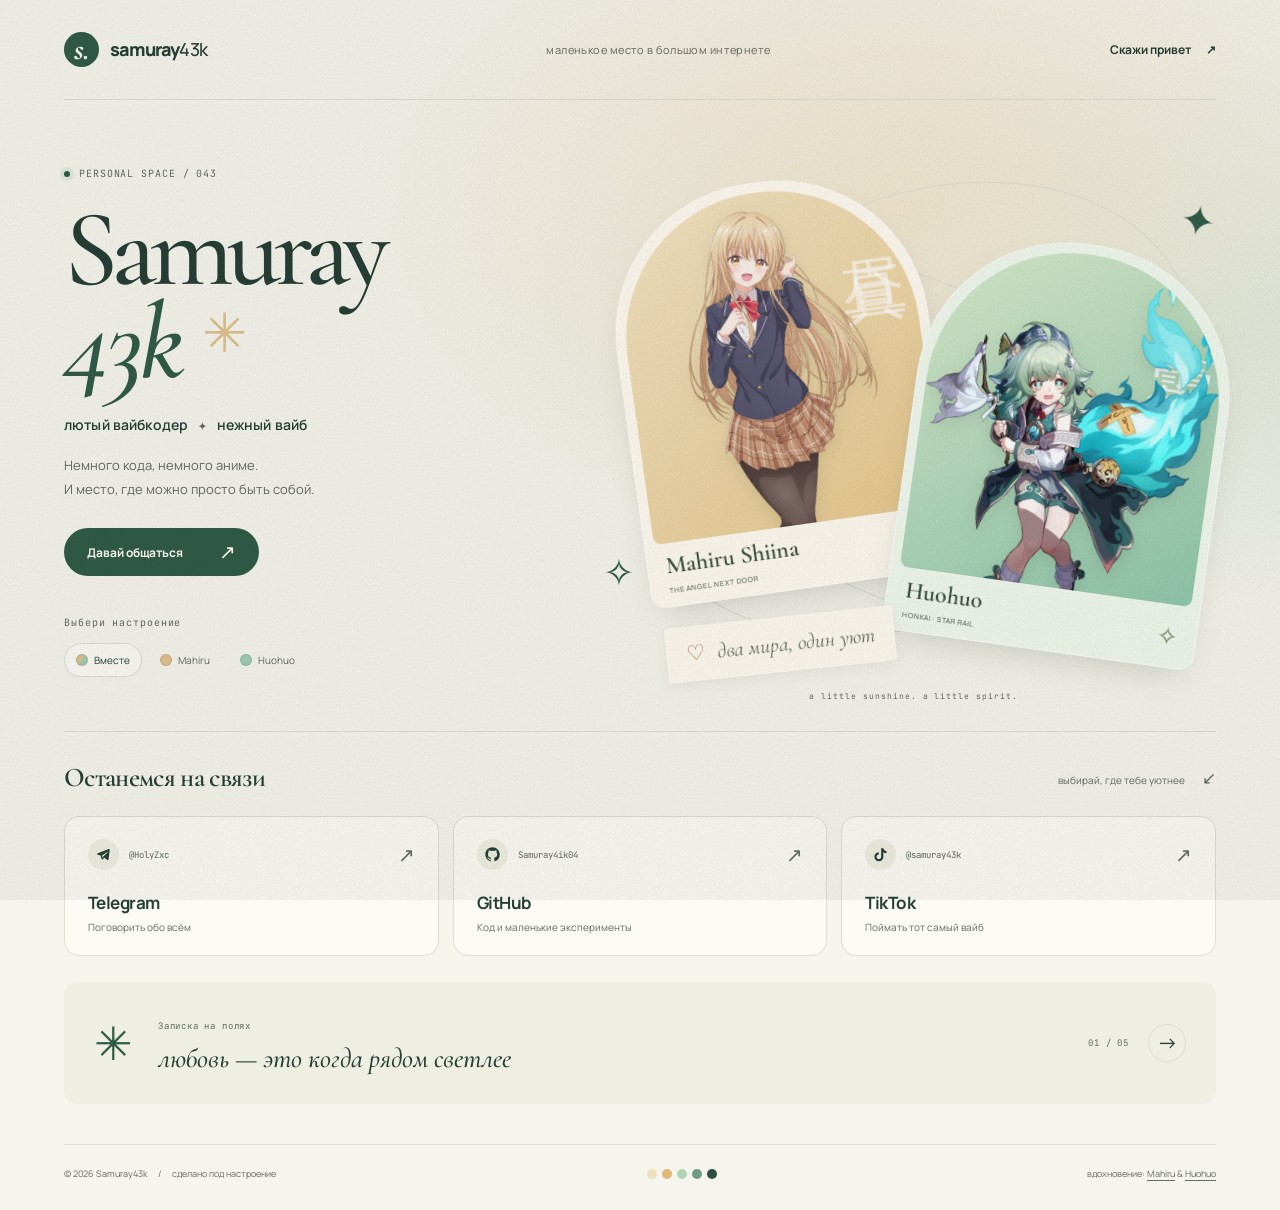
<file: index.html>
<!doctype html>
<html lang="ru">
  <head>
    <meta charset="UTF-8" />
    <meta name="viewport" content="width=device-width, initial-scale=1" />

    <title>Samuray43k — лютый вайбкодер</title>
    <meta
      name="description"
      content="Личная страница Samuray43k. Немного кода, немного аниме и место, где можно просто быть собой."
    />
    <link rel="canonical" href="https://samuray4ik04.github.io/" />

    <meta property="og:type" content="website" />
    <meta property="og:site_name" content="Samuray43k" />
    <meta property="og:locale" content="ru_RU" />
    <meta property="og:url" content="https://samuray4ik04.github.io/" />
    <meta property="og:title" content="Samuray43k — лютый вайбкодер" />
    <meta
      property="og:description"
      content="Немного кода, немного аниме и место, где можно просто быть собой."
    />
    <meta
      property="og:image"
      content="https://samuray4ik04.github.io/og-cover.jpg"
    />
    <meta property="og:image:width" content="1200" />
    <meta property="og:image:height" content="630" />
    <meta property="og:image:alt" content="Samuray43k — лютый вайбкодер" />

    <meta name="twitter:card" content="summary_large_image" />
    <meta name="twitter:title" content="Samuray43k — лютый вайбкодер" />
    <meta
      name="twitter:description"
      content="Немного кода, немного аниме и место, где можно просто быть собой."
    />
    <meta
      name="twitter:image"
      content="https://samuray4ik04.github.io/og-cover.jpg"
    />

    <link rel="icon" href="favicon.png" type="image/png" />
    <link rel="apple-touch-icon" href="apple-touch-icon.png" />

    <link rel="preconnect" href="https://fonts.googleapis.com" />
    <link rel="preconnect" href="https://fonts.gstatic.com" crossorigin />
    <meta name="theme-color" content="#f6f5ed" />
    <link rel="preload" as="image" href="assets/mahiru.png" />
    <link
      href="https://fonts.googleapis.com/css2?family=Cormorant+Garamond:ital,wght@0,500;0,600;1,500;1,600&family=Manrope:wght@400;500;600;700;800&family=JetBrains+Mono:wght@400;500&display=swap"
      rel="stylesheet"
    />

    <link rel="stylesheet" href="assets/style.css" />
    <link rel="stylesheet" href="assets/effects.css" />
    <script>
      try {
        const mood = localStorage.getItem("samuray-mood");
        if (["blend", "mahiru", "huohuo"].includes(mood))
          document.documentElement.dataset.mood = mood;
      } catch (_) {}
    </script>
  </head>
  <body>
    <a class="skip" href="#main">К содержимому</a>
    <div class="page">
      <header class="header">
        <a class="brand" href="./" aria-label="Samuray43k — главная"
          ><span class="brand-mark" aria-hidden="true">s.</span> samuray<span
            class="brand-number"
            >43k</span
          ></a
        >
        <span class="header-note">маленькое место в большом интернете</span>
        <a
          class="header-link"
          href="https://t.me/HolyZxc"
          target="_blank"
          rel="noopener noreferrer"
          >Скажи привет <span aria-hidden="true">↗</span></a
        >
      </header>

      <main id="main" tabindex="-1">
        <section class="hero" aria-labelledby="hero-title">
          <div class="intro">
            <p class="eyebrow">
              <span class="status-dot" aria-hidden="true"></span> PERSONAL SPACE
              / 043
            </p>
            <h1 id="hero-title">
              Samuray<span
                >43k<span class="title-star" aria-hidden="true">✳</span></span
              >
            </h1>
            <p class="role">
              лютый вайбкодер
              <span class="tiny-star" aria-hidden="true">✦</span> нежный вайб
            </p>
            <p class="intro-copy">
              Немного кода, немного аниме.<br />И место, где можно просто быть
              собой.
            </p>
            <a
              class="primary-link"
              href="https://t.me/HolyZxc"
              target="_blank"
              rel="noopener noreferrer"
              >Давай общаться <span aria-hidden="true">↗</span></a
            >
            <div class="mood-picker" id="mood-picker" hidden>
              <span class="small-label" id="mood-label">Выбери настроение</span>
              <div class="moods" role="group" aria-labelledby="mood-label">
                <button type="button" data-theme="blend" aria-pressed="true">
                  <i class="swatch blend" aria-hidden="true"></i>Вместе
                </button>
                <button type="button" data-theme="mahiru" aria-pressed="false">
                  <i class="swatch honey" aria-hidden="true"></i>Mahiru
                </button>
                <button type="button" data-theme="huohuo" aria-pressed="false">
                  <i class="swatch mint" aria-hidden="true"></i>Huohuo
                </button>
              </div>
            </div>
          </div>

          <div
            class="artwork"
            aria-label="Махиру Шиина и Хохо — вдохновение этой страницы"
          >
            <span class="orbit orbit-one" aria-hidden="true"></span
            ><span class="orbit orbit-two" aria-hidden="true"></span>
            <span class="art-spark spark-one" aria-hidden="true">✦</span
            ><span class="art-spark spark-two" aria-hidden="true">✧</span>
            <figure class="character mahiru">
              <button class="character-poke" type="button" data-character="mahiru" aria-label="Поговорить с Махиру" hidden></button>
              <p class="bubble" aria-live="polite" aria-atomic="true"></p>
              <div class="character-window">
                <span class="character-kanji" aria-hidden="true">真昼</span
                ><img
                  src="assets/mahiru.png"
                  alt="Махиру Шиина: золотистые волосы, тёмная школьная форма и красный бант"
                  width="940"
                  height="1429"
                  fetchpriority="high"
                />
              </div>
              <figcaption>
                <span
                  ><b>Mahiru Shiina</b><small>THE ANGEL NEXT DOOR</small></span
                ><span class="character-symbol" aria-hidden="true">☀</span>
              </figcaption>
            </figure>
            <figure class="character huohuo">
              <button class="character-poke" type="button" data-character="huohuo" aria-label="Поговорить с Хохо" hidden></button>
              <p class="bubble" aria-live="polite" aria-atomic="true"></p>
              <div class="character-window">
                <span class="character-kanji" aria-hidden="true">藿藿</span
                ><img
                  src="assets/huohuo.webp"
                  alt="Хохо: мятные волосы, зелёный наряд и светящийся призрачный хвост"
                  width="724"
                  height="1034"
                  decoding="async"
                />
              </div>
              <figcaption>
                <span><b>Huohuo</b><small>HONKAI: STAR RAIL</small></span
                ><span class="character-symbol" aria-hidden="true">✧</span>
              </figcaption>
            </figure>
            <div class="art-note">
              <span aria-hidden="true">♡</span> два мира, один уют
            </div>
            <p class="art-caption">a little sunshine. a little spirit.</p>
          </div>
        </section>

        <section class="connections" aria-labelledby="links-title">
          <div class="section-heading">
            <h2 id="links-title">Останемся на связи</h2>
            <span
              >выбирай, где тебе уютнее <span aria-hidden="true">↙</span></span
            >
          </div>
          <ul class="social-grid">
            <li>
              <a
                class="social-link telegram"
                href="https://t.me/HolyZxc"
                target="_blank"
                rel="noopener noreferrer"
                ><span class="social-top"
                  ><span class="social-icon"
                    ><svg class="ico" viewBox="0 0 24 24" aria-hidden="true">
                      <path
                        d="M21.9 4.6c.2-.9-.7-1.7-1.5-1.4L2.7 10.1c-1 .4-.9 1.8.1 2.1l4.5 1.4 1.7 5.5c.3.9 1.4 1.1 2 .5l2.5-2.4 4.6 3.4c.7.5 1.7.1 1.9-.7l1.9-15.3zM9.7 13.5l8.5-5.4c.4-.2.7.3.4.6l-7 6.4-.3 3.1-1.6-4.7z"
                      /></svg></span
                  ><span class="social-handle">@HolyZxc</span
                  ><span class="social-arrow" aria-hidden="true">↗</span></span
                ><strong>Telegram</strong
                ><span class="social-description">Поговорить обо всём</span></a
              >
            </li>
            <li>
              <a
                class="social-link github"
                href="https://github.com/Samuray4ik04"
                target="_blank"
                rel="noopener noreferrer"
                ><span class="social-top"
                  ><span class="social-icon"
                    ><svg class="ico" viewBox="0 0 24 24" aria-hidden="true">
                      <path
                        d="M12 .5C5.65.5.5 5.65.5 12c0 5.1 3.3 9.4 7.86 10.93.58.1.79-.25.79-.55v-1.94c-3.2.7-3.87-1.54-3.87-1.54-.52-1.33-1.28-1.68-1.28-1.68-1.05-.72.08-.7.08-.7 1.16.08 1.77 1.19 1.77 1.19 1.03 1.77 2.7 1.26 3.36.96.1-.75.4-1.26.73-1.55-2.55-.29-5.23-1.28-5.23-5.68 0-1.26.45-2.29 1.19-3.1-.12-.29-.52-1.46.11-3.05 0 0 .97-.31 3.18 1.18a11 11 0 0 1 5.8 0c2.2-1.49 3.17-1.18 3.17-1.18.63 1.59.23 2.76.11 3.05.74.81 1.19 1.84 1.19 3.1 0 4.41-2.69 5.38-5.25 5.67.41.36.78 1.05.78 2.13v3.15c0 .3.2.66.8.55A11.5 11.5 0 0 0 23.5 12C23.5 5.65 18.35.5 12 .5z"
                      /></svg></span
                  ><span class="social-handle">Samuray4ik04</span
                  ><span class="social-arrow" aria-hidden="true">↗</span></span
                ><strong>GitHub</strong
                ><span class="social-description"
                  >Код и маленькие эксперименты</span
                ></a
              >
            </li>
            <li>
              <a
                class="social-link tiktok"
                href="https://tiktok.com/@samuray43k"
                target="_blank"
                rel="noopener noreferrer"
                ><span class="social-top"
                  ><span class="social-icon"
                    ><svg class="ico" viewBox="0 0 24 24" aria-hidden="true">
                      <path
                        d="M16.6 2c.3 1.8 1.5 3.3 3.1 4 .6.3 1.3.4 1.9.4v3.5c-1.8 0-3.5-.6-5-1.6v7.2c0 4-3.2 7.2-7.2 7.2-4 0-7.2-3.2-7.2-7.2 0-3.9 3.1-7.1 7-7.2v3.6c-1.9.1-3.5 1.7-3.5 3.6 0 2 1.7 3.7 3.7 3.7s3.7-1.7 3.7-3.7V2h3.5z"
                      /></svg></span
                  ><span class="social-handle">@samuray43k</span
                  ><span class="social-arrow" aria-hidden="true">↗</span></span
                ><strong>TikTok</strong
                ><span class="social-description"
                  >Поймать тот самый вайб</span
                ></a
              >
            </li>
          </ul>
        </section>

        <section class="thought" aria-label="Немного тепла">
          <span class="thought-flower" aria-hidden="true">✳</span>
          <div class="thought-copy">
            <span class="small-label">Записка на полях</span>
            <ol id="lines" class="lines">
              <li>любовь — это когда рядом светлее</li>
              <li>дом — это не адрес, а человек</li>
              <li>любовь не кричит — она просто не уходит</li>
              <li>счастье — это когда есть кому написать «я дошёл»</li>
              <li>не «навсегда», а «и сегодня тоже»</li>
            </ol>
          </div>
          <div class="thought-controls" id="thought-controls" hidden>
            <span id="counter" class="small-label">01 / 05</span
            ><button id="next" type="button" aria-label="Следующая записка">
              <span aria-hidden="true">→</span>
            </button>
          </div>
        </section>
      </main>

      <footer class="footer">
        <span
          >© <span id="year">2026</span> Samuray43k
          <span class="footer-divider">/</span> сделано под настроение</span
        ><span class="footer-palette" aria-hidden="true"
          ><i></i><i></i><i></i><i></i><i></i></span
        ><span
          >вдохновение:
          <a
            href="https://otonarino-tenshisama.jp/"
            target="_blank"
            rel="noopener noreferrer"
            >Mahiru</a
          >
          &
          <a
            href="https://www.hoyolab.com/article/22882695"
            target="_blank"
            rel="noopener noreferrer"
            >Huohuo</a
          ></span
        >
      </footer>
    </div>
    <script src="assets/site.js"></script>
    <script src="assets/characters.js"></script>
  </body>
</html>
</file>
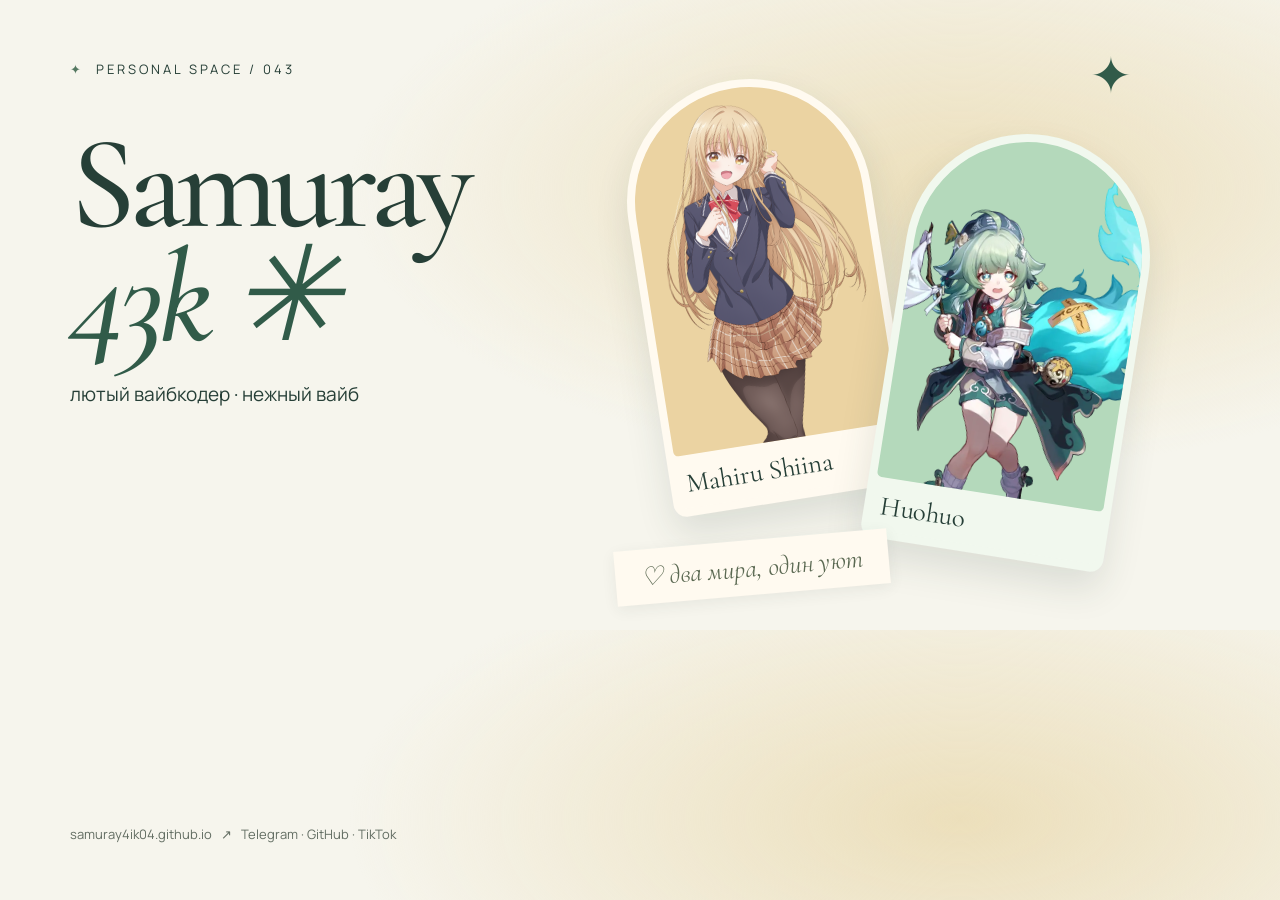
<file: tools/og-card.html>
<!doctype html>
<html lang="ru">
  <head>
    <meta charset="UTF-8" />
    <meta name="viewport" content="width=device-width, initial-scale=1" />
    <title>Samuray43k — social preview</title>
    <link
      href="https://fonts.googleapis.com/css2?family=Cormorant+Garamond:ital,wght@0,500;1,500&family=Manrope:wght@400;600;700&display=swap"
      rel="stylesheet"
    />
    <style>
      * {
        box-sizing: border-box;
      }
      body {
        margin: 0;
        width: 1200px;
        height: 630px;
        overflow: hidden;
        background:
          radial-gradient(ellipse at 75% 30%, #ecdfbb, transparent 45%), #f6f5ed;
        color: #263f37;
        font-family: Manrope, sans-serif;
        padding: 60px 70px;
      }
      .label {
        font-size: 13px;
        letter-spacing: 3px;
      }
      .label:before {
        content: "✦";
        margin-right: 12px;
        color: #547861;
      }
      h1 {
        font-family: "Cormorant Garamond", Georgia, serif;
        font-weight: 500;
        letter-spacing: -7px;
        font-size: 132px;
        line-height: 0.8;
        margin: 54px 0 30px;
      }
      h1 span {
        display: block;
        color: #315b49;
        font-style: italic;
        margin-top: 8px;
      }
      .role {
        font-size: 19px;
      }
      .footer {
        position: absolute;
        bottom: 44px;
        font-size: 13px;
        color: #626d62;
      }
      .card {
        position: absolute;
        top: 78px;
        left: 641px;
        width: 245px;
        border: 8px solid #fffaf0;
        background: #fffaf0;
        border-radius: 130px 130px 14px 14px;
        transform: rotate(-9deg);
        box-shadow: 0 18px 36px #263f3720;
      }
      .window {
        position: relative;
        height: 355px;
        background: #ebd3a2;
        border-radius: 120px 120px 5px 5px;
        overflow: hidden;
      }
      .card img {
        position: absolute;
        height: 540px;
        left: 50%;
        transform: translateX(-50%);
        top: 0;
      }
      .caption {
        font-family: "Cormorant Garamond", Georgia, serif;
        font-size: 27px;
        padding: 12px 8px 8px;
      }
      .second {
        left: 891px;
        top: 133px;
        transform: rotate(9deg);
        background: #f1f8ee;
        border-color: #f1f8ee;
      }
      .second .window {
        background: #b4d9bb;
      }
      .second img {
        height: 450px;
        top: -25px;
      }
      .star {
        position: absolute;
        left: 1090px;
        top: 40px;
        font-size: 50px;
        color: #315b49;
      }
      .note {
        position: absolute;
        top: 540px;
        left: 615px;
        transform: rotate(-5deg);
        background: #fffaf0;
        color: #5b6952;
        padding: 12px 25px;
        font-family: "Cormorant Garamond", Georgia, serif;
        font-size: 26px;
        font-style: italic;
        box-shadow: 0 4px 15px #263f3712;
      }
    </style>
  </head>
  <body>
    <div class="label">PERSONAL SPACE / 043</div>
    <h1>Samuray<span>43k ✳</span></h1>
    <p class="role">лютый вайбкодер · нежный вайб</p>
    <div class="card">
      <div class="window"><img src="../assets/mahiru.png" alt="" /></div>
      <div class="caption">Mahiru Shiina</div>
    </div>
    <div class="card second">
      <div class="window"><img src="../assets/huohuo.webp" alt="" /></div>
      <div class="caption">Huohuo</div>
    </div>
    <div class="star">✦</div>
    <div class="note">♡ два мира, один уют</div>
    <p class="footer">
      samuray4ik04.github.io &nbsp; ↗ &nbsp; Telegram · GitHub · TikTok
    </p>
  </body>
</html>
</file>
<file: assets/style.css>
:root {
  color-scheme: light;
  --paper: #f6f5ed;
  --ink: #263f37;
  --muted: #626d62;
  --line: #dcded2;
  --surface: #fbfaf5;
  --accent: #315b49;
  --button-text: #fffdf3;
  --honey: #dec28c;
  --mint: #aed8c1;
  --glow-left: #f0dfbb;
  --glow-right: #d0e7d7;
  --quote: #eeeee2;
  --serif: "Cormorant Garamond", Georgia, serif;
  --sans: "Manrope", sans-serif;
  --mono: "JetBrains Mono", monospace;
}
:root[data-mood="mahiru"] {
  --paper: #faf3e7;
  --ink: #493d35;
  --muted: #776351;
  --line: #e5d7c4;
  --surface: #fff9ef;
  --accent: #805431;
  --honey: #e2bd76;
  --mint: #d7dfc4;
  --glow-left: #f2d6a0;
  --glow-right: #eee5d5;
  --quote: #f3e8d5;
}
:root[data-mood="huohuo"] {
  color-scheme: dark;
  --paper: #122c27;
  --ink: #edf3df;
  --muted: #b1c7b8;
  --line: #3b5447;
  --surface: #1c3830;
  --accent: #b2dfbe;
  --button-text: #17382b;
  --honey: #d5bc87;
  --mint: #a6dcc0;
  --glow-left: #394632;
  --glow-right: #285b49;
  --quote: #203b30;
}
* {
  box-sizing: border-box;
}
body,
h1,
h2,
p,
figure,
ol,
ul {
  margin: 0;
}
body {
  background: var(--paper);
  color: var(--ink);
  font-family: var(--sans);
  line-height: 1.6;
  -webkit-font-smoothing: antialiased;
  transition:
    background-color 0.35s,
    color 0.35s;
}
body::before {
  content: "";
  position: absolute;
  inset: 0 0 auto;
  height: 780px;
  z-index: -1;
  pointer-events: none;
  background:
    radial-gradient(ellipse at 70% 27%, var(--glow-left), transparent 43%),
    radial-gradient(ellipse at 96% 42%, var(--glow-right), transparent 43%);
  opacity: 0.6;
}
a {
  color: inherit;
  text-decoration: none;
}
button {
  font: inherit;
  color: inherit;
  cursor: pointer;
}
button,
a {
  -webkit-tap-highlight-color: transparent;
}
button:focus-visible,
a:focus-visible {
  outline: 3px solid var(--accent);
  outline-offset: 5px;
}
::selection {
  background: var(--mint);
  color: #263f37;
}
[hidden] {
  display: none !important;
}
.page {
  max-width: 1248px;
  padding: 0 48px;
  margin: auto;
}
.skip {
  position: fixed;
  top: 8px;
  left: 8px;
  z-index: 10;
  background: var(--surface);
  padding: 10px 20px;
  transform: translateY(-150%);
}
.skip:focus {
  transform: none;
}
.header {
  height: 100px;
  display: flex;
  align-items: center;
  justify-content: space-between;
  border-bottom: 1px solid var(--line);
  gap: 24px;
}
.brand {
  display: flex;
  align-items: center;
  font-weight: 800;
  font-size: 18px;
  letter-spacing: -0.8px;
  white-space: nowrap;
}
.brand-mark {
  display: grid;
  place-items: center;
  width: 35px;
  height: 35px;
  margin-right: 11px;
  background: var(--accent);
  color: var(--button-text);
  border-radius: 50%;
  font-family: var(--serif);
  font-size: 31px;
  font-style: italic;
  line-height: 1;
}
.brand-number {
  font-weight: 500;
}
.header-note {
  font-size: 11px;
  color: var(--muted);
  letter-spacing: 0.04em;
}
.header-link {
  font-size: 12px;
  font-weight: 700;
}
.header-link span {
  margin-left: 13px;
}
.hero {
  display: grid;
  grid-template-columns: 1fr 1.13fr;
  gap: 12px;
  align-items: center;
  padding: 66px 0 54px;
}
.intro {
  position: relative;
  z-index: 2;
}
.eyebrow,
.small-label {
  font-family: var(--mono);
  font-size: 10px;
  letter-spacing: 0.09em;
  color: var(--muted);
}
.eyebrow {
  display: flex;
  align-items: center;
  gap: 9px;
  margin-bottom: 23px;
}
.status-dot {
  height: 6px;
  width: 6px;
  border-radius: 50%;
  background: var(--accent);
  box-shadow: 0 0 0 4px color-mix(in srgb, var(--mint) 35%, transparent);
}
h1 {
  font-family: var(--serif);
  font-size: clamp(76px, 8.5vw, 116px);
  font-weight: 500;
  line-height: 0.82;
  letter-spacing: -0.065em;
}
h1 > span {
  display: block;
  color: var(--accent);
  font-style: italic;
  letter-spacing: -0.04em;
  margin-top: 4px;
}
.title-star {
  font-family: var(--sans);
  display: inline-block;
  color: var(--honey);
  font-size: 54px;
  vertical-align: top;
  margin: 11px 0 0 22px;
  font-style: normal;
  font-weight: 400;
}
.role {
  font-size: 14px;
  font-weight: 600;
  margin-top: 27px;
  letter-spacing: 0.01em;
}
.tiny-star {
  color: var(--muted);
  font-size: 10px;
  margin: 0 7px;
}
.intro-copy {
  font-size: 13px;
  line-height: 1.9;
  color: var(--muted);
  margin-top: 16px;
}
.primary-link {
  display: inline-flex;
  align-items: center;
  gap: 36px;
  background: var(--accent);
  color: var(--button-text);
  border-radius: 30px;
  padding: 14px 23px;
  font-size: 12px;
  font-weight: 700;
  margin-top: 26px;
  transition:
    transform 0.2s,
    box-shadow 0.2s;
}
.primary-link:hover {
  transform: translateY(-3px);
  box-shadow: 0 7px 20px #203b3020;
}
.primary-link span {
  font-size: 20px;
  font-weight: 400;
  line-height: 1;
}
.mood-picker {
  margin-top: 32px;
}
.moods {
  display: flex;
  gap: 6px;
  margin-top: 9px;
}
.moods button {
  border: 1px solid transparent;
  border-radius: 22px;
  padding: 8px 11px;
  font-size: 10px;
  display: flex;
  gap: 6px;
  align-items: center;
  background: transparent;
  color: var(--muted);
  transition:
    background 0.2s,
    border-color 0.2s;
}
.moods button[aria-pressed="true"] {
  background: var(--surface);
  border-color: var(--line);
  color: var(--ink);
  box-shadow: 0 2px 4px #203b3005;
}
.moods button:hover {
  border-color: var(--muted);
}
.swatch {
  width: 12px;
  height: 12px;
  border-radius: 50%;
  border: 1px solid #263f3720;
}
.swatch.blend {
  background: linear-gradient(120deg, #e1c28e 50%, #9fcdb4 50%);
}
.swatch.honey {
  background: #e1c28e;
}
.swatch.mint {
  background: #9fcdb4;
}
.artwork {
  height: 494px;
  position: relative;
  isolation: isolate;
  min-width: 0;
}
.orbit {
  position: absolute;
  border: 1px solid var(--line);
  border-radius: 50%;
  z-index: -1;
  pointer-events: none;
}
.orbit-one {
  width: 97%;
  height: 85%;
  top: 5%;
  left: 2%;
  transform: rotate(-25deg);
}
.orbit-two {
  width: 100%;
  height: 64%;
  top: 22%;
  left: 0;
  transform: rotate(25deg);
}
.character {
  position: absolute;
  width: 52%;
  padding: 9px 9px 0;
  border: 1px solid #fffc;
  background: #fffaf0;
  border-radius: 150px 150px 15px 15px;
  box-shadow: 0 16px 35px -15px #3f4b3b40;
  --tilt: 0deg;
  --lift: 0px;
  --rx: 0deg;
  --ry: 0deg;
  transform: perspective(900px) rotate(var(--tilt)) translateY(var(--lift))
    rotateX(var(--rx)) rotateY(var(--ry));
  transition: transform 0.5s cubic-bezier(0.2, 0.8, 0.2, 1);
}
.character-window {
  height: 335px;
  border-radius: 145px 145px 8px 8px;
  overflow: hidden;
  position: relative;
  isolation: isolate;
}
.mahiru {
  top: 7px;
  left: 2%;
  --tilt: -8deg;
  z-index: 1;
}
.mahiru .character-window {
  background: linear-gradient(145deg, #f4e4c4, #e7c98d);
}
.huohuo {
  right: -1%;
  top: 69px;
  --tilt: 8deg;
  z-index: 2;
  background: #f1f8ee;
}
.huohuo .character-window {
  background: linear-gradient(145deg, #d9ebcb, #90c7ac);
}
.character img {
  position: absolute;
  max-width: none;
  object-fit: contain;
  filter: drop-shadow(0 6px 8px #243e3420);
}
.mahiru img {
  height: 510px;
  width: auto;
  left: 50%;
  top: 3px;
  transform: translate(calc(-50% + var(--px, 0px)), var(--py, 0px));
  transition: transform 0.5s cubic-bezier(0.2, 0.8, 0.2, 1);
}
.huohuo img {
  height: 420px;
  width: auto;
  left: 50%;
  top: -19px;
  transform: translate(calc(-50% + var(--px, 0px)), var(--py, 0px));
  transition: transform 0.5s cubic-bezier(0.2, 0.8, 0.2, 1);
}
.character-kanji {
  position: absolute;
  top: 30px;
  right: 9px;
  writing-mode: vertical-rl;
  font-family: serif;
  font-size: 65px;
  line-height: 1;
  color: #fff9;
  z-index: -1;
}
.character figcaption {
  height: 63px;
  display: flex;
  align-items: center;
  justify-content: space-between;
  padding: 0 9px;
  color: #354d3d;
}
.character b {
  font-family: var(--serif);
  font-size: 24px;
  font-weight: 600;
  line-height: 1.1;
  display: block;
}
.character small {
  display: block;
  font-size: 7px;
  letter-spacing: 0.12em;
  margin-top: 5px;
}
.character-symbol {
  font-size: 25px;
  color: #7c8461;
}
.art-spark {
  position: absolute;
  z-index: 3;
  color: var(--accent);
}
.spark-one {
  right: 0;
  top: 12px;
  font-size: 43px;
  transform: rotate(12deg);
}
.spark-two {
  left: -8px;
  bottom: 67px;
  font-size: 38px;
}
.art-note {
  position: absolute;
  z-index: 4;
  left: 9%;
  bottom: -3px;
  padding: 9px 19px;
  border: 1px solid #fff8;
  background: #fffaf0f5;
  color: #5b6952;
  border-radius: 4px;
  box-shadow: 0 4px 15px #263f3712;
  transform: rotate(-6deg);
  font-family: var(--serif);
  font-style: italic;
  font-size: 21px;
  white-space: nowrap;
}
.art-note span {
  font-family: var(--sans);
  font-style: normal;
  margin-right: 7px;
  color: #9f7145;
}
.art-caption {
  position: absolute;
  bottom: -34px;
  width: 100%;
  text-align: center;
  font-family: var(--mono);
  font-size: 8px;
  letter-spacing: 0.12em;
  color: var(--muted);
}
[data-mood="mahiru"] .mahiru {
  --tilt: -4deg;
  --lift: -7px;
}
[data-mood="huohuo"] .huohuo {
  --tilt: 4deg;
  --lift: -7px;
}
.connections {
  padding-top: 24px;
  border-top: 1px solid var(--line);
}
.section-heading {
  display: flex;
  align-items: center;
  justify-content: space-between;
  margin-bottom: 17px;
  gap: 12px;
}
.section-heading h2 {
  font-family: var(--serif);
  font-size: 27px;
  font-weight: 600;
  letter-spacing: -0.025em;
}
.section-heading > span {
  font-size: 10px;
  color: var(--muted);
}
.section-heading > span span {
  margin-left: 15px;
  font-size: 17px;
}
.social-grid {
  list-style: none;
  padding: 0;
  display: grid;
  grid-template-columns: repeat(3, 1fr);
  gap: 14px;
}
.social-link {
  display: block;
  padding: 22px 23px 20px;
  border: 1px solid var(--line);
  border-radius: 15px;
  background: var(--surface);
  transition:
    transform 0.2s,
    border-color 0.2s,
    box-shadow 0.2s;
}
.social-link:hover {
  transform: translateY(-4px);
  border-color: var(--accent);
  box-shadow: 0 10px 20px #263f3708;
}
.social-top {
  display: flex;
  align-items: center;
  gap: 10px;
  margin-bottom: 18px;
}
.social-icon {
  display: grid;
  place-items: center;
  width: 31px;
  height: 31px;
  border-radius: 50%;
  background: var(--quote);
}
.ico {
  width: 15px;
  height: 15px;
  fill: currentColor;
}
.social-handle {
  font-family: var(--mono);
  font-size: 9px;
  color: var(--muted);
}
.social-arrow {
  margin-left: auto;
  font-size: 20px;
  color: var(--muted);
}
.social-link strong {
  display: block;
  font-size: 17px;
  font-weight: 700;
  letter-spacing: -0.03em;
}
.social-description {
  display: block;
  font-size: 10px;
  color: var(--muted);
  margin-top: 3px;
}
.thought {
  display: flex;
  align-items: center;
  gap: 25px;
  padding: 25px 30px;
  margin: 26px 0 40px;
  background: var(--quote);
  border-radius: 13px;
  min-height: 122px;
}
.thought-flower {
  font-size: 46px;
  color: var(--accent);
  line-height: 1;
}
.thought-copy {
  flex: 1;
  min-width: 0;
}
.thought .small-label {
  font-size: 9px;
}
.lines {
  list-style: none;
  padding: 0;
}
.lines li,
.quote-text {
  font-family: var(--serif);
  font-size: 27px;
  font-weight: 500;
  font-style: italic;
  line-height: 1.2;
  margin-top: 6px;
  text-wrap: pretty;
}
.lines li + li {
  margin-top: 14px;
}
.thought-controls {
  display: flex;
  align-items: center;
  gap: 19px;
  flex-shrink: 0;
}
.thought-controls button {
  display: grid;
  place-items: center;
  width: 38px;
  height: 38px;
  background: transparent;
  border: 1px solid var(--line);
  border-radius: 50%;
  font-size: 21px;
  transition: background 0.2s;
}
.thought-controls button:hover {
  background: var(--surface);
}
.quote-enter {
  animation: quote-enter 0.35s ease-out;
}
@keyframes quote-enter {
  from {
    opacity: 0;
    transform: translateY(5px);
  }
  to {
    opacity: 1;
    transform: none;
  }
}
.footer {
  display: flex;
  align-items: center;
  justify-content: space-between;
  gap: 20px;
  padding: 22px 0 28px;
  border-top: 1px solid var(--line);
  font-size: 9px;
  color: var(--muted);
}
.footer a {
  text-decoration: underline;
  text-underline-offset: 3px;
}
.footer-divider {
  margin: 0 9px;
}
.footer-palette {
  display: flex;
  gap: 5px;
}
.footer-palette i {
  width: 10px;
  height: 10px;
  border-radius: 50%;
  background: #eee0bf;
}
.footer-palette i:nth-child(2) {
  background: #dbb876;
}
.footer-palette i:nth-child(3) {
  background: #b1d4b7;
}
.footer-palette i:nth-child(4) {
  background: #709a81;
}
.footer-palette i:nth-child(5) {
  background: #2e5042;
}
.error-page {
  min-height: 100svh;
  display: grid;
  place-items: center;
  padding: 28px;
}
.error-content {
  max-width: 540px;
  text-align: center;
}
.error-code {
  font-family: var(--serif);
  font-size: 150px;
  line-height: 1;
  color: var(--accent);
}
.error-content h1 {
  font-size: 45px;
  line-height: 1.1;
  letter-spacing: -0.03em;
  margin: 15px 0;
}
.error-content p:not(.error-code) {
  color: var(--muted);
  font-size: 14px;
}
@media (min-width: 1500px) {
  .page {
    max-width: 1340px;
    padding: 0 60px;
  }
  .hero {
    padding: 80px 0 65px;
  }
  .artwork {
    height: 535px;
  }
  .character-window {
    height: 370px;
  }
  .mahiru img {
    height: 558px;
  }
  .huohuo img {
    height: 458px;
  }
  .art-note {
    bottom: 0;
  }
}
@media (max-width: 1000px) {
  .page {
    padding: 0 30px;
  }
  .hero {
    grid-template-columns: 1fr 1fr;
    padding-top: 55px;
    gap: 15px;
  }
  .header-note {
    display: none;
  }
  h1 {
    font-size: 89px;
  }
  .artwork {
    height: 460px;
  }
  .character-window {
    height: 290px;
  }
  .mahiru img {
    height: 450px;
  }
  .huohuo img {
    height: 380px;
  }
  .character b {
    font-size: 21px;
  }
  .character figcaption {
    padding: 0 3px;
  }
  .character small {
    font-size: 6px;
  }
  .art-note {
    left: 7%;
    bottom: 12px;
    font-size: 19px;
  }
  .social-link {
    padding: 18px;
  }
  .social-handle {
    font-size: 8px;
  }
  .thought {
    gap: 18px;
  }
  .quote-text {
    font-size: 25px;
  }
}
@media (max-width: 720px) {
  .page {
    padding: 0 22px;
  }
  .header {
    height: 79px;
  }
  .header-link {
    font-size: 11px;
  }
  .brand {
    font-size: 16px;
  }
  .hero {
    grid-template-columns: 1fr;
    padding: 41px 0 37px;
    gap: 33px;
  }
  .intro {
    text-align: center;
  }
  .eyebrow {
    justify-content: center;
    font-size: 9px;
    margin-bottom: 25px;
  }
  h1 {
    font-size: 96px;
    line-height: 0.85;
  }
  .title-star {
    font-size: 43px;
    margin-left: 13px;
  }
  h1 > span {
    margin-left: 33px;
  }
  .role {
    margin-top: 23px;
    font-size: 12px;
  }
  .intro-copy {
    font-size: 12px;
    margin-top: 13px;
  }
  .primary-link {
    margin-top: 22px;
    padding: 13px 23px;
  }
  .mood-picker {
    margin-top: 23px;
  }
  .moods {
    justify-content: center;
  }
  .artwork {
    max-width: 470px;
    width: 100%;
    height: 455px;
    margin: 0 auto;
  }
  .character-window {
    height: 300px;
  }
  .mahiru img {
    height: 465px;
  }
  .huohuo img {
    height: 390px;
  }
  .mahiru {
    left: 3%;
    top: 10px;
    width: 49%;
  }
  .huohuo {
    right: 3%;
    width: 49%;
    top: 55px;
  }
  .character figcaption {
    height: 58px;
    padding: 0 5px;
  }
  .art-note {
    bottom: 13px;
    left: 14%;
  }
  .art-caption {
    bottom: 3px;
  }
  .spark-one {
    right: 3%;
    top: 1px;
  }
  .spark-two {
    left: 0;
    bottom: 63px;
  }
  .section-heading h2 {
    font-size: 25px;
  }
  .section-heading > span {
    font-size: 9px;
  }
  .section-heading > span span {
    display: none;
  }
  .social-grid {
    grid-template-columns: 1fr;
    gap: 10px;
  }
  .social-link {
    position: relative;
    padding: 17px 48px 17px 69px;
    border-radius: 13px;
    min-height: 84px;
  }
  .social-top {
    margin: 0;
  }
  .social-icon {
    position: absolute;
    left: 18px;
    top: 24px;
    width: 34px;
    height: 34px;
  }
  .social-handle {
    position: absolute;
    right: 18px;
    top: 18px;
    font-size: 8px;
  }
  .social-arrow {
    position: absolute;
    right: 19px;
    bottom: 14px;
    font-size: 20px;
  }
  .social-link strong {
    font-size: 16px;
  }
  .social-description {
    font-size: 10px;
    margin-top: 4px;
  }
  .thought {
    padding: 22px 19px;
    gap: 13px;
    margin: 22px 0 28px;
    align-items: flex-start;
    flex-wrap: wrap;
  }
  .thought-flower {
    font-size: 32px;
    margin-top: 14px;
  }
  .thought-copy {
    flex-basis: calc(100% - 50px);
  }
  .quote-text,
  .lines li {
    font-size: 25px;
    min-height: 60px;
  }
  .thought-controls {
    width: 100%;
    justify-content: flex-end;
    gap: 12px;
    margin-top: -3px;
  }
  .thought-controls button {
    width: 33px;
    height: 33px;
  }
  .footer {
    justify-content: center;
    flex-wrap: wrap;
    gap: 12px;
    padding: 21px 0;
    font-size: 8px;
  }
  .footer-palette {
    order: 3;
    width: 100%;
    justify-content: center;
  }
  .footer-divider {
    margin: 0 4px;
  }
}
@media (max-width: 370px) {
  .page {
    padding: 0 17px;
  }
  .section-heading > span {
    display: none;
  }
  .artwork {
    height: 407px;
  }
  .character-window {
    height: 260px;
  }
  .mahiru img {
    height: 410px;
  }
  .huohuo img {
    height: 350px;
  }
  .character b {
    font-size: 19px;
  }
  .character-symbol {
    font-size: 18px;
  }
  .art-note {
    font-size: 17px;
    left: 10%;
    bottom: 13px;
  }
  .social-handle {
    font-size: 7px;
  }
  .title-star {
    font-size: 37px;
  }
  h1 {
    font-size: 85px;
  }
}
@media (prefers-reduced-motion: reduce) {
  *,
  *::before,
  *::after {
    animation: none !important;
    transition: none !important;
    scroll-behavior: auto !important;
  }
}

@media (max-width: 720px) {
  .orbit-one {
    width: 94%;
    height: 80%;
    top: 8%;
    left: 3%;
    transform: none;
  }
  .orbit-two {
    width: 98%;
    height: 58%;
    top: 22%;
    left: 1%;
    transform: none;
  }
  .art-caption {
    bottom: -14px;
  }
}
@media (min-width: 721px) and (max-width: 1100px) {
  .orbit {
    transform: none;
  }
}
/* Keep the skip link fully hidden until keyboard focus, including during scrolling. */
.skip {
  transform: none;
  clip-path: inset(100%);
}
.skip:focus {
  clip-path: none;
}
@media (max-width: 720px) {
  .artwork {
    height: 490px;
  }
  .character b {
    font-size: 19px;
    white-space: nowrap;
  }
  .character-symbol {
    display: none;
  }
  .art-note {
    bottom: 0;
  }
  .art-caption {
    bottom: -24px;
  }
}
@media (max-width: 370px) {
  .artwork {
    height: 442px;
  }
  .character b {
    font-size: 17px;
  }
}

@media (max-width: 720px) {
  .mahiru figcaption {
    padding-left: 0;
  }
  .mahiru b {
    font-size: 17px;
  }
}
@media (max-width: 370px) {
  .mahiru b {
    font-size: 14px;
  }
}

/* Живые персонажи: наклон за курсором, реплики по клику. */
.artwork.is-tilting .character,
.artwork.is-tilting .character img {
  transition-duration: 0.15s;
}
.character-poke {
  position: absolute;
  inset: 0;
  z-index: 5;
  width: 100%;
  border: 0;
  padding: 0;
  background: none;
  border-radius: inherit;
  cursor: pointer;
}
.character-poke:focus-visible {
  outline-offset: 4px;
}
.character.is-poked {
  animation: poke 0.45s ease-out;
}
@keyframes poke {
  30% {
    scale: 1.04 0.97;
  }
  60% {
    scale: 0.98 1.03;
  }
}
.bubble {
  position: absolute;
  z-index: 6;
  left: 50%;
  bottom: calc(100% - 38px);
  width: max-content;
  max-width: 190px;
  padding: 9px 13px;
  border: 1px solid var(--line);
  border-radius: 14px;
  background: var(--surface);
  color: var(--ink);
  box-shadow: 0 10px 25px -12px #263f3760;
  font-family: var(--serif);
  font-style: italic;
  font-size: 17px;
  line-height: 1.2;
  text-align: center;
  pointer-events: none;
  opacity: 0;
  translate: -50% 8px;
  transition:
    opacity 0.25s,
    translate 0.25s;
}
.bubble::after {
  content: "";
  position: absolute;
  left: 50%;
  top: 100%;
  width: 12px;
  height: 12px;
  border: 1px solid var(--line);
  border-width: 0 1px 1px 0;
  background: var(--surface);
  translate: -50% -50%;
  rotate: 45deg;
}
.bubble.is-visible {
  opacity: 1;
  translate: -50% 0;
}
.huohuo .bubble {
  bottom: calc(100% - 20px);
}
@media (max-width: 720px) {
  .bubble {
    max-width: 150px;
    font-size: 15px;
  }
}
</file>
<file: assets/effects.css>
/* Бумажное зерно и появление блоков при скролле. */

/* Зерно поверх всей страницы. */
body::after {
  content: "";
  position: fixed;
  inset: 0;
  z-index: 100;
  pointer-events: none;
  opacity: 0.09;
  mix-blend-mode: multiply;
  background-image: url("data:image/svg+xml,%3Csvg xmlns='http://www.w3.org/2000/svg' width='180' height='180'%3E%3Cfilter id='n'%3E%3CfeTurbulence type='fractalNoise' baseFrequency='0.85' numOctaves='3' stitchTiles='stitch'/%3E%3CfeColorMatrix values='0 0 0 0 0 0 0 0 0 0 0 0 0 0 0 0 0 0 1 0'/%3E%3C/filter%3E%3Crect width='100%25' height='100%25' filter='url(%23n)'/%3E%3C/svg%3E");
}
[data-mood="huohuo"] body::after {
  mix-blend-mode: soft-light;
  opacity: 0.35;
  filter: invert(1);
}

/* Появление при скролле: чистый CSS, без поддержки — блоки просто видны. */
@supports (animation-timeline: view()) {
  @media (prefers-reduced-motion: no-preference) {
    .section-heading,
    .social-grid > li,
    .thought {
      animation: reveal linear both;
      animation-timeline: view();
      animation-range: entry 0% entry 70%;
    }
  }
}
@keyframes reveal {
  from {
    opacity: 0;
    translate: 0 28px;
    scale: 0.98;
  }
  to {
    opacity: 1;
    translate: none;
    scale: none;
  }
}
</file>
